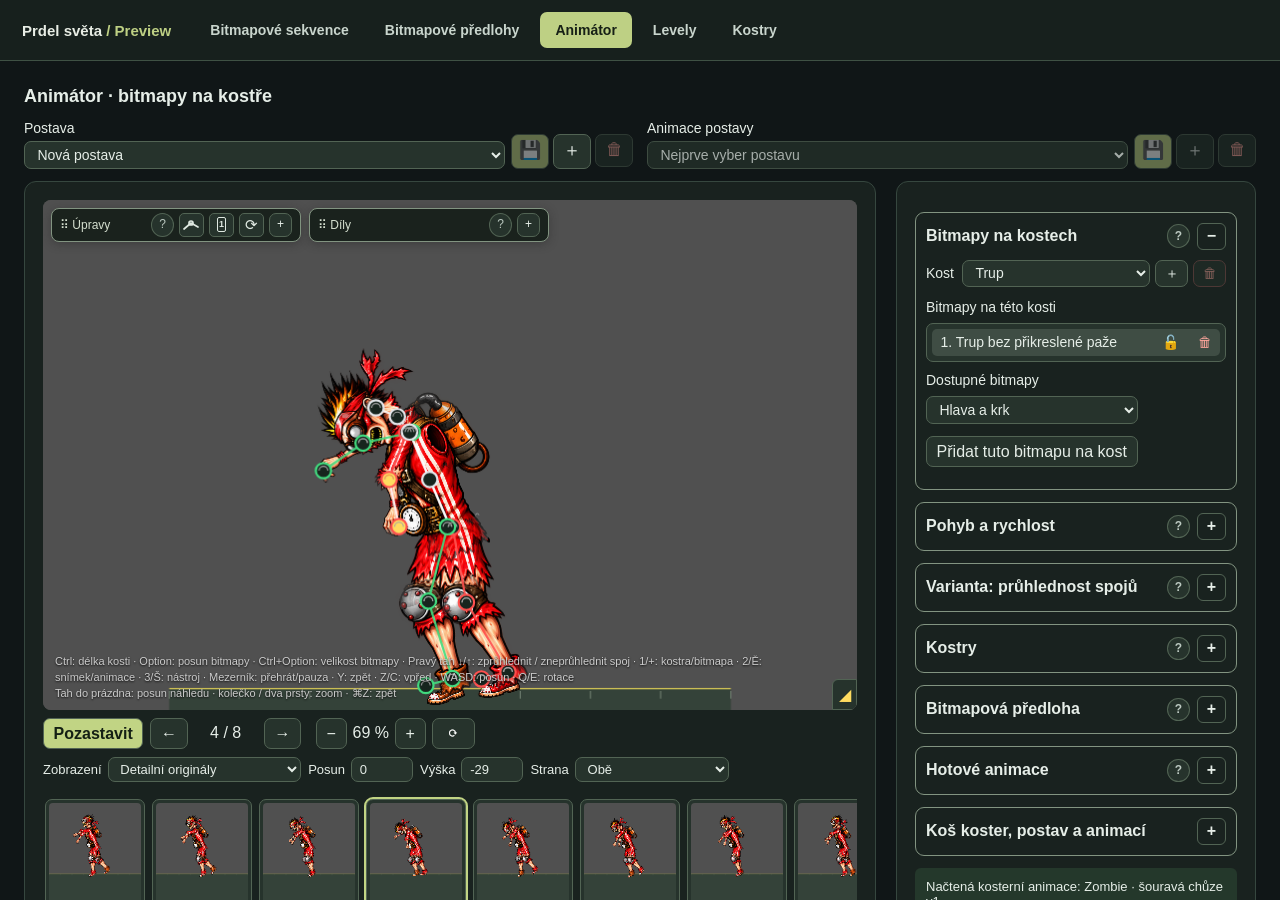
<file: game-plan/tool/characters2.html>
<!doctype html>
<html lang="cs"><head><meta charset="utf-8"><meta name="viewport" content="width=device-width,initial-scale=1">
<title>Animátor · Bitmapy na kostře</title><script src="preview-bridge.js"></script>
<link rel="stylesheet" href="rig-extras.css"><style>
:root{color-scheme:dark;font-family:-apple-system,BlinkMacSystemFont,"Segoe UI",sans-serif;background:#101617;color:#e6eee8}*{box-sizing:border-box}body{margin:0;padding:24px}header{max-width:1180px;margin:0 auto 20px}h1{font-size:27px;margin:7px 0}.eyebrow{color:#c1d484;font-size:12px;letter-spacing:.13em;text-transform:uppercase}p{line-height:1.55;color:#b6c4bc;margin:9px 0}main{max-width:1180px;margin:auto;display:grid;grid-template-columns:minmax(340px,1.4fr) minmax(280px,1fr);gap:20px}.panel{background:#19221f;border:1px solid #36473f;border-radius:12px;padding:18px}h2{font-size:16px;margin:0 0 14px}button,input,select{font:inherit}button,select,input[type=text],input[type=number]{border:1px solid #526454;border-radius:7px;padding:9px 11px;background:#26332c;color:#e6eee8}button{cursor:pointer}button:hover{border-color:#c1d484}button:disabled{opacity:.45;cursor:default}button.primary{background:#c1d484;color:#142014;font-weight:700}button[aria-pressed=true]{outline:2px solid #c1d484}button:focus-visible,input:focus-visible,select:focus-visible{outline:2px solid #ffe357;outline-offset:2px}.row{display:flex;align-items:center;gap:8px;flex-wrap:wrap;margin:12px 0}label{font-size:14px}.stack{display:grid;gap:8px;margin:14px 0}.stack select,.stack input{width:100%}input[type=checkbox]{accent-color:#c1d484}.stage-wrap{background:#505050;border-radius:8px;overflow:hidden}#stage{display:block;width:100%;height:auto;max-height:560px;aspect-ratio:512/560;object-fit:contain;touch-action:none}#frames{display:grid;grid-template-columns:repeat(4,1fr);gap:7px;margin-top:14px}#frames button{padding:3px;font-size:12px}#frames canvas{display:block;width:100%;height:auto;background:#505050;border-radius:4px}.small{font-size:12px}#frameLabel{font-variant-numeric:tabular-nums;min-width:120px}#status{padding:11px;border-radius:6px;background:#24382b;font-size:13px}#status.error{background:#4d2525}.hint{background:#141c18;border-left:3px solid #8d9e6e;padding:10px;font-size:13px}a{color:#d0df98}#mini{width:96px;height:105px;background:#505050;image-rendering:auto}.legend{display:flex;gap:16px;font-size:12px;margin-top:10px}.near{color:#ff7771}.far{color:#68e296}details{margin-top:18px}summary{cursor:pointer}#parts{display:grid;grid-template-columns:repeat(4,1fr);gap:8px;margin-top:10px}#parts figure{margin:0;background:#505050;border-radius:7px;padding:7px;min-width:0}#parts img{width:100%;height:85px;object-fit:contain}#parts figcaption{font-size:10px;line-height:1.3}#parts a{display:block}.span{grid-column:1/-1}#fps{width:72px}.compact-row{gap:10px}.compact-row label{display:flex;align-items:center;gap:6px;font-size:13px}.compact-row input{width:62px}.compact-row select{max-width:180px}#renderMode{max-width:200px}@media(max-width:750px){body{padding:12px}main{grid-template-columns:1fr}.span{grid-column:auto}#parts{grid-template-columns:repeat(3,1fr)}}
/* Keep the canvas box at its intrinsic ratio so mouse coordinates match pixels. */
#stage{max-width:512px;max-height:none;margin:auto;object-fit:fill}
.stage-wrap{position:relative}.stage-help{position:absolute;left:12px;right:12px;bottom:8px;color:#ccc;font-size:11px;line-height:1.45;pointer-events:none;text-shadow:0 1px 2px #111}.stage-help span{display:block}
.edit-tools{position:absolute;z-index:2;top:8px;left:8px;width:250px;max-width:calc(100% - 16px);background:rgba(21,30,25,.91);border:1px solid #829481;border-radius:8px;box-shadow:0 2px 10px #2226;font-size:12px;backdrop-filter:blur(5px)}
.edit-tools header{margin:0;display:flex;align-items:center;justify-content:flex-start;padding:4px 8px;cursor:move;touch-action:none;color:#d5dfcf;gap:4px}.edit-tools header button{padding:2px 7px!important;min-height:24px!important;font-size:12px!important}.edit-tools header .tool-title{white-space:nowrap}
.edit-tools .tool-body{padding:2px 8px 8px}.edit-tools label{display:grid;grid-template-columns:62px 1fr;align-items:center;gap:6px;font-size:12px;margin:5px 0}.edit-tools select{width:100%;min-width:0;font-size:12px!important;padding:4px 6px!important;min-height:27px!important;height:27px!important}
.edit-choice{display:grid;grid-template-columns:58px minmax(0,1fr);align-items:center;gap:5px;margin:6px 0}.edit-choice .segments{display:flex;gap:3px}.edit-choice button{flex:1;min-width:0;padding:5px 4px!important;font-size:11px!important;min-height:29px!important;background:#45494a;color:#e7e7e7;border:1px solid #727778;border-radius:5px}.edit-choice button[aria-pressed=true]{background:#ffdc60;color:#201c0c;border-color:#ffe88b;outline:none;font-weight:700}.edit-choice button:focus-visible{outline:2px solid white;outline-offset:2px}#editScope{width:100%;text-align:center}
.edit-tools .tool-actions{display:flex;gap:5px;margin-top:6px}.edit-tools .tool-actions button{font-size:12px!important;padding:4px 6px!important;min-height:26px!important}.edit-tools .scope-note{margin:6px 0 0;color:#bdcbbd;font-size:11px;line-height:1.35}.edit-tools.whole{border-color:#f3be64}.edit-tools.whole .scope-note{color:#ffd184;font-weight:600}.edit-tools [hidden]{display:none!important}
.edit-switches{display:grid;gap:5px;margin-top:8px;padding-top:7px;border-top:1px solid #526454}.edit-tools .edit-switches label{display:flex;grid-template-columns:none;align-items:center;gap:7px;margin:0;line-height:1.3}.edit-switches input{margin:0;flex:0 0 auto}
#frames{display:flex!important;overflow-x:auto;gap:7px}#frames button{flex:0 0 100px}#frames button.has-edit span{color:#ffdd82}
#layerOrder{height:180px!important;width:100%}
#mini{width:192px;height:210px;image-rendering:auto;max-width:100%}
.speed-row{display:grid;grid-template-columns:repeat(3,max-content) minmax(64px,1fr);align-items:end;gap:7px;overflow-x:auto;padding-bottom:4px;margin:9px 0}
.speed-row label{display:grid;gap:5px;font-size:10px;white-space:nowrap;min-width:0}
.speed-row input{min-width:0;margin:0;height:27px!important;font-size:13px!important}
.speed-row input[type=number]{width:76px!important;padding:5px 4px!important;font-variant-numeric:tabular-nums}
.speed-row input[type=range]{width:100%;height:27px}
main>aside{min-width:0}.page-header{margin:0 0 10px}.page-header h1{font-size:18px;line-height:1.3;margin:0;white-space:nowrap;overflow:hidden;text-overflow:ellipsis}
.edit-choice button.ios-switch{display:flex;align-items:center;justify-content:space-between;gap:7px;background:transparent;border:0;padding:2px!important;outline:none;color:#ddd}.ios-switch .track{display:block;position:relative;width:36px;height:22px;border-radius:20px;background:#636366;flex-shrink:0}.ios-switch .track:after{content:'';position:absolute;width:18px;height:18px;top:2px;left:2px;border-radius:50%;background:white;box-shadow:0 1px 3px #0005;transition:transform .15s}.ios-switch[aria-checked=true] .track{background:#34c759}.ios-switch[aria-checked=true] .track:after{transform:translateX(14px)}.ios-switch:focus-visible{outline:2px solid #ffdc60!important}.danger{color:#ffa69c}
.help{position:relative;display:inline-flex;align-items:center;justify-content:center;width:23px;height:23px;min-height:23px!important;padding:0!important;border-radius:50%;font-size:12px;color:#bbc8c0;background:#26332c;vertical-align:middle;cursor:help;overflow:visible}.help .help-text{display:none;position:absolute;left:0;top:calc(100% + 7px);z-index:50;width:300px;max-width:70vw;padding:11px 13px;background:#0b1310;color:#e6eee8;border:1px solid #7c9382;border-radius:8px;box-shadow:0 4px 16px #0008;font:normal 12px/1.5 -apple-system,BlinkMacSystemFont,"Segoe UI",sans-serif;text-align:left;white-space:normal}.help.help-open .help-text{display:block}.help:focus-visible{outline:2px solid #ffdc60}.help-label{display:inline-flex;gap:7px;align-items:center;font-size:12px;color:#b6c4bc}
.help .help-text{top:auto;bottom:calc(100% + 7px);max-height:calc(100vh - 32px);overflow:auto}
@media(max-width:750px){.help .help-text{position:fixed;left:16px;right:16px;bottom:16px;top:auto;width:auto;max-width:none}}

/* Fluid editor and compact, bordered disclosure panels. */
body>header,main,.selection-bar{max-width:none!important}main{grid-template-columns:minmax(0,1fr) 360px;align-items:start}
.selection-bar{display:grid;grid-template-columns:minmax(0,1fr) minmax(0,1fr);gap:14px;align-items:end}.selection-control{display:grid;grid-template-columns:minmax(0,1fr) auto;gap:6px;align-items:end}.selection-control label{display:grid;gap:5px;min-width:0}.selection-control select{width:100%;min-width:0}.icon-actions{display:flex;gap:4px}.icon-button{width:38px;height:38px;min-width:38px;padding:0!important;display:inline-flex;align-items:center;justify-content:center;font-size:18px;line-height:1}.icon-button.danger{font-size:17px}
main>section,main>aside{min-width:0}
#stageWrap{width:100%;max-width:100%;margin:0 auto}
#stage{max-width:none;max-height:none;width:100%;height:auto;aspect-ratio:512/560}
.stage-resize{position:absolute;right:0;bottom:0;z-index:5;width:25px;height:25px;padding:0!important;border-radius:6px 0 0 0;background:#26332c;color:#ffdc60;cursor:ns-resize;touch-action:none}
.stage-help{right:32px}
#frameLabel{min-width:0;width:7ch;text-align:center;white-space:nowrap}
.playback{gap:6px}.zoom-tools{display:inline-flex;align-items:center;gap:6px;margin:0 0 0 8px}.reset-icon{display:block;width:22px;height:22px;object-fit:contain;filter:invert(1)}
details{border:1px solid #829481;border-radius:9px;padding:10px;margin:12px 0;background:#19221f}
summary{list-style:none;display:flex;align-items:center;justify-content:space-between;font-weight:650;gap:12px}
summary::-webkit-details-marker{display:none}summary:after{content:'+';display:inline-flex;align-items:center;justify-content:center;width:27px;height:25px;border:1px solid #526454;border-radius:6px}
details[open]>summary:after{content:'−'}details[open]>summary{margin-bottom:10px}
#partsTools{left:266px;top:8px;width:240px}#partsTools #layerOrder{height:220px!important}#partsTools label.stack{grid-template-columns:1fr}
.row:has(#updateCharacter),.row:has(#updateAnimation),.save-row{flex-wrap:nowrap;gap:5px}.save-row button{white-space:nowrap}
@media(max-width:850px){main{grid-template-columns:minmax(0,1fr)}.selection-bar{grid-template-columns:minmax(0,1fr)}}

summary>.help{margin-left:auto;margin-right:-5px;flex-shrink:0}summary:after{flex-shrink:0}
.edit-tools header{position:relative;gap:5px}
.edit-tools header>.help{position:static;margin-left:auto;margin-right:0;flex-shrink:0}
.header-mode{position:relative;width:25px;height:25px;min-width:25px!important;min-height:25px!important;padding:0!important;display:inline-flex;align-items:center;justify-content:center;background:#26332c;color:#dfe8e1;border:1px solid #526454;border-radius:5px;line-height:1}.header-mode:hover{border-color:#c1d484}.header-mode:focus-visible{outline:2px solid #ffdc60;outline-offset:1px}
.target-icon{display:block;width:18px;height:18px}.target-icon svg{display:none;width:18px;height:18px;fill:none;stroke:currentColor;stroke-width:1.7;stroke-linecap:round;stroke-linejoin:round}.target-icon .icon-bitmap{fill:currentColor;stroke:none}.header-mode[data-mode="skeleton"] .icon-skeleton,.header-mode[data-mode="bitmap"] .icon-bitmap{display:block}.header-mode .scope-icon{position:relative;display:block;width:15px;height:15px;border:1px solid currentColor;border-radius:2px}.header-mode[data-mode="frame"] .scope-icon:after{content:'1';position:absolute;inset:0;display:grid;place-items:center;font:bold 9px/1 sans-serif}.header-mode[data-mode="all"] .scope-icon{transform:translate(2px,-2px)}.header-mode[data-mode="all"] .scope-icon:before{content:'';position:absolute;width:13px;height:13px;left:-5px;top:4px;border:1px solid currentColor;border-radius:2px;background:#26332c;z-index:-1}.header-mode .tool-icon:before{font-size:15px}.header-mode[data-mode="move"] .tool-icon:before{content:'↗'}.header-mode[data-mode="rotate"] .tool-icon:before{content:'⟳'}.header-mode[data-mode="size"] .tool-icon:before{content:'↔'}
.library-choice{display:grid;grid-template-columns:minmax(0,1fr) auto;align-items:end;gap:6px;margin:10px 0}.library-choice label{display:grid;gap:5px;min-width:0}.library-choice select{width:100%;min-width:0}.library-choice .icon-actions{padding-bottom:0}.dirty-star{color:#ff514f;font-weight:900;margin-left:4px}.dirty-star[hidden]{display:none}
summary .help .help-text{left:auto;right:0;top:calc(100% + 8px);bottom:auto}
.edit-tools header .help .help-text{left:0;right:auto;top:calc(100% + 8px);bottom:auto;width:280px;max-width:70vw}
#partsTools header .help .help-text{left:auto;right:0}
@media(max-width:750px){summary .help .help-text,.edit-tools header .help .help-text{position:fixed;left:16px;right:16px;bottom:16px;top:auto;width:auto;max-width:none}}
#fadePanel .row{align-items:end;gap:8px}
#fadePanel label{display:flex;flex-direction:column;gap:4px;font-size:11px;min-width:0}
#fadePanel .fade-primary{display:grid;grid-template-columns:minmax(0,.9fr) minmax(0,1.25fr) minmax(0,1.15fr);gap:6px;align-items:end}
#fadePanel .fade-primary select{width:100%}
#fadePanel .fade-strength-control{display:flex;align-items:center;gap:5px;min-width:0}
#fadePanel .fade-strength-control input[type=range]{width:100%;min-width:42px}
#fadePanel .fade-strength-control output{white-space:nowrap;padding:0}
#fadePanel input[type=number]{width:64px!important;padding:5px 4px!important;font-size:13px!important;height:27px!important;min-height:27px!important}
#fadePanel .fade-geometry{display:grid;grid-template-columns:minmax(0,1.15fr) repeat(3,minmax(0,1fr));gap:5px;align-items:end;margin:9px 0}
#fadePanel .fade-geometry label{display:grid;gap:5px;width:100%;min-width:0;font-size:10px;white-space:nowrap}
#fadePanel .fade-geometry input[type=number],#fadePanel .fade-geometry select{width:100%!important;min-width:0;margin:0;height:27px!important;min-height:27px!important;font-size:13px!important;padding:5px 4px!important}
#fadePanel .fade-primary label{font-size:10px}
#fadePanel .fade-primary select,#fadePanel .row select{height:27px!important;min-height:27px!important;font-size:13px!important;padding:4px 6px!important}
#fadePanel .row label{font-size:10px}
#fadePanel select{width:132px;max-width:100%;font-size:11px;padding:5px 4px}
#fadePanel input[type=range]{width:90px;margin:0}
#fadePanel output{font-size:11px;padding-bottom:5px}
</style></head><body>
<header class="page-header"><h1>Animátor · bitmapy na kostře</h1></header>
<div class="selection-bar" style="max-width:1180px;margin:12px auto">
<div class="selection-control"><label>Postava<select id="gameCharacter"><option value="">Nová postava</option></select></label><div class="icon-actions" aria-label="Akce postavy"><button id="updateCharacter" class="icon-button primary" disabled title="Uložit postavu" aria-label="Uložit postavu">💾</button><button id="saveCharacter" class="icon-button" disabled title="Uložit postavu jako" aria-label="Uložit postavu jako">＋</button><button id="deleteCharacter" class="icon-button danger" disabled title="Smazat postavu" aria-label="Smazat postavu">🗑</button></div></div>
<div class="selection-control"><label>Animace postavy<select id="characterAnimation" disabled><option value="">Žádná přiřazená animace</option></select></label><div class="icon-actions" aria-label="Akce animace postavy"><button id="updateAnimation" class="icon-button primary" disabled title="Uložit animaci" aria-label="Uložit animaci">💾</button><button id="save" class="icon-button" disabled title="Uložit animaci jako" aria-label="Uložit animaci jako">＋</button><button id="deleteAnimation" class="icon-button danger" disabled title="Odebrat animaci z postavy" aria-label="Odebrat animaci z postavy">🗑</button></div></div>
</div>
<main>
<section class="panel" aria-label="Náhled postavy"><div class="stage-wrap" id="stageWrap"><canvas id="stage" width="512" height="560" aria-label="Animovaná bitmapová postava a ovladatelné klouby"></canvas>
<div class="edit-tools" id="editTools" role="group" aria-label="Ovládání úprav">
<header id="toolGrip"><span class="tool-title">⠿ Úpravy</span><button type="button" class="help" aria-label="Nápověda ovládání a rotačního středu" aria-describedby="helpControls">?<span class="help-text" id="helpControls" role="tooltip">Záhlaví: 1 nebo + přepíná Kostru / Bitmapu, 2 nebo Ě přepíná Snímek / Animaci a 3 nebo Š cyklicky volí Posun / Rotaci / Velikost. Bitmapa: podržením X zobrazíš čtyři rohy pro volný warp vybraného dílu; tažením každého rohu měníš jeho tvar. Shift + tah za středový kroužek nebo díl mění rotační střed, obrázek zůstává na místě. Ctrl + tah mění výšku, Option šířku, Ctrl+Option obojí. Kruhový vnější úchyt otáčí, čtvercový mění velikost. Kostra se tím nemění. Rozsah určuje Snímek / Animace. Zpět vrací celý tah. Kostra: Ctrl mění délku, Option posouvá bitmapu. Střed trupu i úchyt mezi rameny respektují Rotaci a Velikost. Posun středu trupu přesouvá celou postavu. Tah do prázdna posouvá pohled. Mezerník: přehrát / pozastavit. Y: předchozí snímek, Z nebo C: další snímek (cyklicky). A/D: posun vlevo/vpravo, W/S: nahoru/dolů, Q/E: rotace. Shift zvětší krok na 10. Šipky na rámečku bitmapy mění jen šířku nebo výšku v osách dílu. Klávesy nepůsobí při psaní do polí.</span></button><button id="headerTarget" class="header-mode" type="button" data-mode="skeleton" aria-label="Upravuji kostru; přepnout na bitmapu" title="Kostra · 1 nebo +"><span class="target-icon" aria-hidden="true"><svg class="icon-skeleton" viewBox="0 0 18 18"><path d="M2 13 L9 7 L16 11"></path><circle cx="9" cy="7" r="2"></circle></svg><svg class="icon-bitmap" viewBox="0 0 18 18"><circle cx="4" cy="4" r="1.2"/><circle cx="9" cy="4" r="1.2"/><circle cx="14" cy="4" r="1.2"/><circle cx="4" cy="9" r="1.2"/><circle cx="9" cy="9" r="1.2"/><circle cx="14" cy="9" r="1.2"/><circle cx="4" cy="14" r="1.2"/><circle cx="9" cy="14" r="1.2"/><circle cx="14" cy="14" r="1.2"/></svg></span></button><button id="headerScope" class="header-mode" type="button" data-mode="frame" aria-label="Úprava platí pro tento snímek; přepnout na animaci" title="Snímek · 2 nebo Ě"><span class="scope-icon" aria-hidden="true"></span></button><button id="headerTool" class="header-mode" type="button" data-mode="rotate" aria-label="Nástroj Rotace; přepnout na další nástroj" title="Rotace · 3 nebo Š"><span class="tool-icon" aria-hidden="true"></span></button><button id="toolCollapse" aria-expanded="false" aria-controls="toolBody" aria-label="Rozbalit ovládání">+</button></header>
<div class="tool-body" id="toolBody" hidden>
<div class="edit-choice"><span id="targetLabel">Upravuji:</span><button class="ios-switch" id="editTarget" role="switch" aria-checked="false" aria-label="Upravuji bitmapu; vypnuto kostru"><span>Kostru</span><span class="track" aria-hidden="true"></span><span>Bitmapu</span></button></div>
<div class="edit-choice"><span>Platí pro:</span><button class="ios-switch" id="editScope" role="switch" value="frame" aria-checked="false" aria-describedby="scopeNote" aria-label="Celá animace; vypnuto snímek"><span>Snímek</span><span class="track" aria-hidden="true"></span><span>Animace</span></button></div>
<div class="edit-choice"><span id="toolLabel">Nástroj:</span><div class="segments" id="editTool" role="group" aria-labelledby="toolLabel"><button id="toolMove" type="button" aria-pressed="false">Posun</button><button id="toolRotate" type="button" aria-pressed="true">Rotace</button><button id="toolSize" type="button" aria-pressed="false">Velikost</button></div></div>
<div class="tool-actions"><button id="undo" disabled title="⌘Z / Ctrl+Z">↶ Zpět</button><button id="redo" disabled title="⌘⇧Z / Ctrl+Shift+Z">↷ Znovu</button><button id="resetFrame" disabled title="Odstranit všechny výjimky tohoto snímku; lze vrátit zpět">Reset snímku</button></div>
<p id="scopeNote" class="scope-note" aria-live="polite"></p>
<div class="edit-switches" aria-label="Přepínače úprav">
<label><input id="travel" type="checkbox"> Pohyb vpřed</label>
<label><input id="smooth" type="checkbox" checked> Plynulé přechody mezi snímky</label>
<label><input id="bones" type="checkbox"> Ukázat barevnou kostru</label>
<label><input id="edit" type="checkbox" checked> Upravit klouby myší</label>
<label><input id="resizeBones" type="checkbox" checked> Povolit změny délky kostí</label>
</div>
</div></div>
<div class="edit-tools" id="partsTools" role="group" aria-label="Seznam dílů"><header id="partsGrip"><span>⠿ Díly</span><button type="button" class="help" aria-label="Nápověda pořadí dílů" aria-describedby="helpLayers">?<span class="help-text" id="helpLayers" role="tooltip">První díl je vzadu, poslední navrchu. Pořadí je společné celé postavě. Průhledné okraje při výběru ignorujeme. Seznam a rámeček ukazují uchopený díl. Reset uchycení respektuje vybraný rozsah.</span></button><button id="partsCollapse" aria-expanded="false" aria-controls="partsBody" aria-label="Rozbalit díly">+</button></header><div class="tool-body" id="partsBody" hidden><label class="stack">Díly zezadu dopředu<select id="layerOrder" size="8"></select></label>
<div class="row"><button id="layerBack">↑ Dozadu</button><button id="layerFront">↓ Dopředu</button><button id="anchorReset" title="Reset uchycení" aria-label="Reset uchycení"><img src="reset-icon.png" alt="" class="reset-icon"></button></div>

</div></div>
<button id="stageResize" class="stage-resize" aria-label="Změnit výšku náhledu" title="Tažením změň výšku náhledu; dvojklik vrátí výchozí velikost">◢</button><div class="stage-help"><span id="gestureHint">Ctrl: délka · Option: posun bitmapy · Ctrl+Option: velikost bitmapy</span><span>Tah do prázdna: posun náhledu · kolečko / dva prsty: zoom · ⌘Z: zpět</span></div></div>
<div class="row playback"><button id="play" class="primary" disabled>Přehrát</button><button id="previous" disabled aria-label="Předchozí snímek">←</button><span id="frameLabel">Načítání…</span><button id="next" disabled aria-label="Následující snímek">→</button><div class="zoom-tools"><button id="zoomOut">−</button><span id="zoomLabel">100 %</span><button id="zoomIn">+</button><button id="zoomReset" title="Reset pohledu" aria-label="Reset pohledu"><img src="reset-icon.png" class="reset-icon" alt=""></button></div></div>
<div class="row compact-row"><label>Zobrazení <select id="renderMode"><option value="detail">Detailní originály</option><option value="game">Herní pixely · 192 × 210 px</option></select></label><label>Posun <input id="bodyX" type="number" min="-200" max="200" step="1" value="0" disabled title="Mínus = doleva, plus = doprava; Option = krok 10"></label><label>Výška <input id="bodyY" type="number" min="-100" max="100" step="1" value="0" disabled title="Jen celá čísla; Option = krok 10"></label><label>Strana <select id="side"><option value="">Obě</option><option value="near">Bližší · červená</option><option value="far">Vzdálenější · zelená</option></select></label></div>
<div id="frames" aria-label="Snímky animace"></div>
<div id="rigFrames"></div>
<p class="small">Žlutá linka = pevná podlaha. ↑/↓ respektuje rozsah v panelu, Shift = 10 jednotek. ● označuje snímek s výjimkou. Reset snímku ruší jeho výjimky, ne společný základ.</p></section>
<aside class="panel"><div id="rigExtras"></div>
<details id="motionSection"><summary><span>Pohyb a rychlost</span><button type="button" class="help" aria-label="Nápověda rychlosti" aria-describedby="helpSpeed">?<span class="help-text" id="helpSpeed" role="tooltip">Stejný násobek řídí krok i posun. Rozptyl se uloží s herní postavou; zkušební odchylka je jen náhled. 0 % = normální rychlost.</span></button></summary>
<div class="speed-row">
<label>Tempo (sn./s)<input id="fps" type="number" min="1" max="30" value="6" disabled></label>
<label>Vpřed (body/s)<input id="moveSpeed" type="number" min="0" max="1000" step="0.1" value="8" disabled></label>
<label>Rozptyl ± (%)<input id="spread" type="number" min="0" max="90" step="1" value="15"></label>
<label>Zkouška (%)<input id="rateDelta" type="range" min="-15" max="15" value="0" step="1" aria-label="Zkušební odchylka rychlosti v procentech"></label>
</div>
<div class="row"><button id="randomRate">Náhodná rychlost</button><span id="rateInfo" class="small"></span></div>

</details>
<details id="fadePanel"><summary><span>Varianta: průhlednost spojů</span><button type="button" class="help" aria-label="Nápověda průhlednosti" aria-describedby="helpFade">?<span class="help-text" id="helpFade" role="tooltip">Vyber bitmapový díl v náhledu nebo v seznamu. Přechod lze nastavit na obou koncích všech dílů, včetně těla a doplňku. Tvar Elipsa zprůhledňuje od středu radiálně k oblouku. Obdélník zprůhledňuje v rovných pruzích od koncového bodu k protější hraně. Náběh a doběh jsou dva jezdce na téže dráze a udávají procenta z hloubky R1. Náběh říká, jak velká část od středu zůstane plná, než přechod vůbec začne. Doběh se měří od druhého konce a říká, odkud už je zprůhlednění naplno; od toho místa dál zůstává, i za hranicí R1, takže konec dílu zmizí úplně. Náběh 15 a doběh 25 tedy znamená plné do 15 %, přechod do 75 % a zbytek na plné síle. Doběh 0 znamená původní chování: plné síly se dosáhne až na samé hranici a za ní je díl zase plný. Jezdce nelze přesunout přes sebe, vždy mezi nimi zůstane aspoň 10 %. Pravé tlačítko + tah na dílu: dolů = průhlednější, nahoru = neprůhlednější. Platí pro snímek / celou animaci podle přepínače. Zpět vrátí celý tah. R1 je hloubka a R2 poloviční šířka v pixelech původní bitmapy; druhý konec se sám nemění. Oba konce nastavuješ nezávisle. Střed masky je uchycený ke konci dílu; rozměry ani úhel tento bod neposouvají. Aktuálně vybraný přechod je oranžový, ostatní šedé. V režimu Bitmapa pravým kliknutím u konce vybereš tento konec; tah mění sílu. Posun a úhel zde mění jen masku, nikoli díl nebo kloub. × u přechodu ho vypne, + u vypnutého konce ho zapne.</span></button></summary>
<span id="fadePart" class="small"></span>
<div class="row fade-primary"><label>Konec <select id="fadeEnd"><option value="start">Uchycení</option><option value="end">Druhý konec</option></select></label>
<label>Směr <select id="fadeDirection"><option value="outward">Ven ke spoji</option><option value="inward">Dovnitř dílu</option></select></label>
<label>Zprůhlednění <span class="fade-strength-control"><input id="fadeStrength" type="range" min="0" max="100" step="1" value="0"><output id="fadeValue">0 %</output></span></label></div>
<div class="row fade-geometry"><label>Tvar <select id="fadeShape"><option value="ellipse">Elipsa</option><option value="rectangle">Obdélník</option></select></label><label>Náběh % <span class="fade-strength-control"><input id="fadeOnset" type="range" min="0" max="90" step="1" value="15"><output id="fadeOnsetValue">15 %</output></span></label><label>Doběh % <span class="fade-strength-control"><input id="fadeOutset" type="range" min="0" max="90" step="1" value="0"><output id="fadeOutsetValue">0 %</output></span></label><label>Hloubka R1 <input id="fadeRadius" type="number" min="1" max="2000" step="1"></label><label>Šířka R2 <input id="fadeRadius2" type="number" min="1" max="2000" step="1"></label></div>
<div class="row"><label>Posun X <input id="fadeX" type="number" min="-2000" max="2000" value="0" style="width:75px"></label><label>Y <input id="fadeY" type="number" min="-2000" max="2000" value="0" style="width:75px"></label><label>Úhel ° <input id="fadeAngle" type="number" min="-180" max="180" value="0" style="width:75px"></label></div>


</details>
<details id="skeletonSection"><summary><span>Kostry</span><button class="help" type="button" aria-label="Nápověda ukládání: Kostry">?<span class="help-text" role="tooltip">Zde jsou stejné celé kosterní animace jako v editoru Koster, ne jednotlivé snímkové pózy. Výběr zahodí aktuální pohyb, ponechá bitmapovou předlohu a odpojí animaci postavy. Červená hvězdička za názvem pole znamená změnu, kterou je třeba uložit. Disketa přepíše vybranou kosterní animaci se zálohou, plus ji uloží jako novou a koš ji odebere.</span></button></summary><div class="library-choice"><label><span>Vybraná kosterní animace<span id="skeletonDirtyStar" class="dirty-star" hidden aria-label="Změněno">*</span></span><select id="skeletonSelect"></select></label><div class="icon-actions" aria-label="Akce kostry"><button id="updateSkeleton" class="icon-button primary" title="Uložit kosterní animaci" aria-label="Uložit kosterní animaci">💾</button><button id="saveSkeleton" class="icon-button" title="Uložit kosterní animaci jako" aria-label="Uložit kosterní animaci jako">＋</button><button id="deleteSkeleton" class="icon-button danger" title="Smazat kosterní animaci" aria-label="Smazat kosterní animaci">🗑</button></div></div><p class="small" id="skeletonCount"></p><a href="poses.html">Otevřít editor koster</a></details>
<details id="characterSection"><summary><span>Bitmapová předloha</span><button class="help" type="button" aria-label="Nápověda: Bitmapová předloha">?<span class="help-text" role="tooltip">Bitmapová předloha je vzhled postavy: zdrojové díly, jejich pořadí, ukotvení, měřítko a přechody průhlednosti. Změny uložíš horní disketou vybrané herní postavy.</span></button></summary>
<label class="stack">Vybraná bitmapová předloha<select id="skinSelect" disabled></select></label><p class="small">Změny bitmapové předlohy uložíš horní disketou postavy.</p></details>
<details id="animationSection"><summary><span>Hotové animace</span><button class="help" type="button" aria-label="Nápověda: Hotové animace">?<span class="help-text" role="tooltip">Samostatná knihovna kombinací kosterní animace a bitmapové předlohy, které nejsou vlastněné žádnou postavou. Hvězdička znamená neuložené změny. Při první úpravě se animace postavy bezpečně odpojí: upravenou verzi musíš uložit jako novou a starou můžeš potom samostatně smazat. Disketa přepíše vybranou hotovou animaci, plus vytvoří novou a koš ji odebere.</span></button></summary>
<div class="library-choice"><label><span>Hotová animace<span id="animationDirtyStar" class="dirty-star" hidden aria-label="Změněno">*</span></span><select id="clip" disabled></select></label><div class="icon-actions" aria-label="Akce hotové animace"><button id="updateFinishedAnimation" class="icon-button primary" title="Uložit hotovou animaci" aria-label="Uložit hotovou animaci">💾</button><button id="saveFinishedAnimation" class="icon-button" title="Uložit hotovou animaci jako" aria-label="Uložit hotovou animaci jako">＋</button><button id="deleteFinishedAnimation" class="icon-button danger" title="Smazat hotovou animaci" aria-label="Smazat hotovou animaci">🗑</button></div></div><p id="animationName" class="small"></p>
<button id="assignAnimation" disabled title="Přiřadit aktuální pohyb k vybrané postavě">↳ Přiřadit k postavě</button></details>
<details><summary>Koš koster, postav a animací</summary><label class="stack">Smazaná položka nebo starší verze<select id="trash"></select></label><button id="restoreDeleted">Obnovit z koše</button><p class="small">Po každém přepsání animace se sem uloží předchozí verze s datem a časem. Při její obnově se současná verze nejdřív vrátí do Koše. Zdrojové bitmapy ani kopie animace v uložených postavách se nemažou.</p></details>
<div id="status" role="status">Načítám díly a knihovnu…</div>
<div class="row"><canvas id="mini" width="192" height="210" aria-label="Kontrolní náhled 192 × 210 pixelů"></canvas><p class="small">192 × 210 px<br>Dvojnásobek původního náhledu.<br>Podle vybraného režimu.</p></div>
<div class="legend"><span class="near" id="nearLegend">Bližší díly</span><span class="far" id="farLegend">Vzdálenější díly</span></div>
</aside>
<details class="panel span"><summary>Podklady a export</summary><p>Detail používá původní bitmapy. Herní režim používá skutečné zmenšené díly s profilem enemy-production-v1: jas +30, kontrast 1,4, Ztmavit 100 %, obrys 0,45 a černota 0,25. Kostra, velikost postavy a uchycení jsou společné. PNG se exportuje ve zvoleném režimu. U kloubů mohou být při velkém ohybu vidět spoje.</p>
<div class="row"><button id="exportFrame" disabled>Stáhnout aktuální PNG</button><button id="exportSheet" disabled>Stáhnout list snímků</button><button id="exportRig" disabled>Stáhnout data pohybu a napojení</button><a href="../graphics/bitmapove-predlohy/bezec-zombie-v1/README.md">Popis pokusu a zadání</a></div>
<p class="small">PNG export je průhledný, bez kostry, ovládacích bodů a čáry země. Data obsahují konkrétní snímky a odkazy na bitmapové díly.</p>
<details><summary>Obnovit rozpracovanou postavu ze stažených dat</summary><label class="stack">Záloha JSON<input id="importDraft" type="file" accept=".json,application/json"></label><p class="small">Pro záchranu změn ze staré karty použij nejdřív „Stáhnout data pohybu a napojení“, potom zde soubor načti. Nic se nepřepíše, dokud nestiskneš Uložit.</p></details>
<details><summary>Ukázat aktivní bitmapové díly</summary><div id="parts"></div></details>
</details></main><script src="animation-store.js"></script><script src="pose-rig.js"></script><script src="rig-extensions.js"></script><script src="rig-extras-panel.js"></script><script src="cutout-rig.js"></script><script src="cutout-editor.js"></script><script src="motion-preview.js"></script><script src="editor-view.js"></script><script src="characters2.js"></script></body></html>
</file>
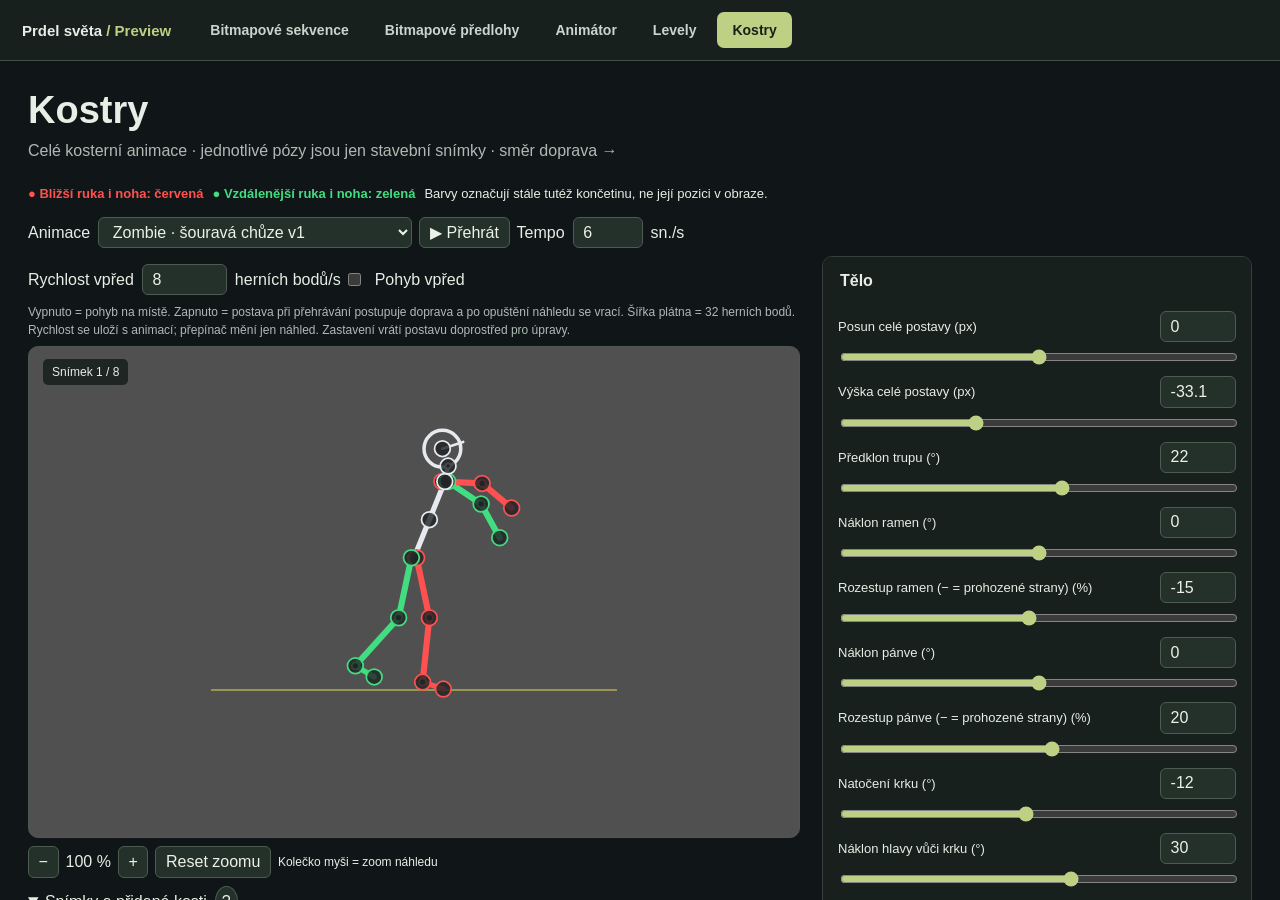
<file: game-plan/tool/poses.html>
<!doctype html>
<html lang="cs"><head><meta charset="utf-8"><meta name="viewport" content="width=device-width,initial-scale=1"><title>Kostry · Prdel světa</title><script src="preview-bridge.js"></script>
<link rel="stylesheet" href="rig-extras.css"><style>
:root{color-scheme:dark;font-family:-apple-system,BlinkMacSystemFont,"Segoe UI",sans-serif;background:#101617;color:#e8ede5}*{box-sizing:border-box}body{margin:0}main{max-width:1450px;margin:auto;padding:28px}header{display:flex;align-items:center;justify-content:space-between;gap:16px;flex-wrap:wrap}h1{font-size:38px;margin:0 0 6px}h2{font-size:19px}p{color:#aebbb4;line-height:1.5;margin:7px 0}button,select,input{font:inherit}button,select,a.nav,input[type=text],input[type=number]{background:#24312b;color:#edf2e8;border:1px solid #4c5c50;border-radius:6px;padding:8px 11px;min-height:38px}button,a.nav{cursor:pointer;text-decoration:none}button:hover,a.nav:hover{border-color:#d6e59b}button:disabled{opacity:.4;cursor:default}button.primary{background:#bed084;color:#172016;font-weight:700}button[aria-pressed=true]{border-color:#ffeb55;background:#39442a}.toolbar,.actions,.legend{display:flex;gap:9px;flex-wrap:wrap;align-items:center;margin:16px 0}.toolbar label{display:flex;gap:8px;align-items:center}.legend{font-size:13px}.near{color:#ff514f}.far{color:#42dd80}.layout{display:grid;grid-template-columns:minmax(0,1fr) 430px;gap:22px;align-items:start}.preview{background:#505050;border:1px solid #4d5852;border-radius:10px;overflow:hidden;position:relative}.preview svg{display:block;width:100%;height:auto;max-height:490px}.preview-label{position:absolute;top:12px;left:14px;font-size:12px;background:#17201ddd;padding:6px 9px;border-radius:5px;pointer-events:none}.frames{display:grid;grid-template-columns:repeat(8,minmax(0,1fr));gap:5px;margin-top:12px}.frames button{padding:0;overflow:hidden;background:#505050}.frames svg{display:block;width:100%;height:auto}.frames span{display:block;padding:3px;font-size:12px}.controls{max-height:760px;overflow:auto;background:#17201d;padding:15px;border:1px solid #34403e;border-radius:10px}fieldset{border:0;border-bottom:1px solid #34403e;padding:4px 0 14px;margin:0 0 15px}legend{font-weight:700;margin-bottom:8px}.control-row{display:grid;grid-template-columns:1fr 76px;gap:5px 9px;margin:9px 0}.control-row label{font-size:13px;align-self:center}.control-row input[type=range]{grid-column:1/-1;width:100%;accent-color:#bed084}.control-row input[type=number]{width:76px;padding:5px;font-variant-numeric:tabular-nums}.saved{display:grid;grid-template-columns:repeat(auto-fill,minmax(125px,1fr));gap:10px}.pose-card{padding:0;overflow:hidden;text-align:left;min-width:0}.pose-card svg{display:block;width:100%;height:auto;background:#505050}.pose-card span{display:block;font-size:12px;padding:8px;overflow-wrap:anywhere}.status{min-height:24px;color:#bed084;font-size:13px}.status.error{color:#ffab9b}.hint{font-size:12px}#poseName{width:220px;max-width:100%}#clipName{width:260px;max-width:100%}.list-head{display:flex;justify-content:space-between;align-items:center;gap:15px;flex-wrap:wrap;margin-top:24px}.dirty{color:#ffe070}.frame-line{display:flex;align-items:center;gap:8px;flex-wrap:wrap;margin:12px 0}nav{display:flex;gap:8px}@media(max-width:980px){.layout{grid-template-columns:1fr}.controls{max-height:none}.preview svg{max-height:450px}}@media(max-width:600px){main{padding:18px 12px}.frames{grid-template-columns:repeat(4,1fr)}.toolbar label{width:100%}.toolbar select{max-width:80%}}
.pose-handle{cursor:grab;pointer-events:all}.pose-handle:hover{stroke:#ffeb55;stroke-width:3}#stage{touch-action:none;user-select:none}#stage:active .pose-handle{cursor:grabbing}
</style></head><body><main>
<header><div><h1>Kostry</h1><p>Celé kosterní animace · jednotlivé pózy jsou jen stavební snímky · směr doprava →</p></div><nav><a class="nav" href="gallery.html">Postavy</a><a class="nav" href="levels.html">Levely</a></nav></header>
<div class="legend"><strong class="near">● Bližší ruka i noha: červená</strong><strong class="far">● Vzdálenější ruka i noha: zelená</strong><span>Barvy označují stále tutéž končetinu, ne její pozici v obraze.</span></div>
<div class="toolbar"><label>Animace <select id="clip" aria-label="Výběr animace"></select></label><button id="play">▶ Přehrát</button><label>Tempo <input id="fps" type="number" min="1" max="30" value="8" style="width:70px"> sn./s</label><span id="dirty" class="dirty"></span></div>
<div class="layout"><section>
<div class="toolbar"><label>Rychlost vpřed <input id="moveSpeed" type="number" min="0" max="1000" step="0.1" value="8" style="width:85px"> herních bodů/s</label><label><input id="travel" type="checkbox"> Pohyb vpřed</label></div>
<p class="hint">Vypnuto = pohyb na místě. Zapnuto = postava při přehrávání postupuje doprava a po opuštění náhledu se vrací. Šířka plátna = 32 herních bodů. Rychlost se uloží s animací; přepínač mění jen náhled. Zastavení vrátí postavu doprostřed pro úpravy.</p>
<div class="preview"><div id="stage"></div><span class="preview-label" id="frameLabel"></span></div>
<div class="zoom-tools"><button id="zoomOut">−</button><span id="zoomLabel">100 %</span><button id="zoomIn">+</button><button id="zoomReset">Reset zoomu</button><span class="hint">Kolečko myši = zoom náhledu</span></div>
<div id="rigExtras"></div><div id="frames" class="frames" aria-label="Jednotlivé snímky animace"></div>
<div class="frame-line"><button id="previous" title="Předchozí snímek, cyklicky">← Snímek</button><button id="next" title="Další snímek, cyklicky">Snímek →</button><button id="up" title="Celá postava nahoru; Shift o 10 px">↑ Postava</button><button id="down" title="Celá postava dolů; Shift o 10 px">↓ Postava</button></div>
<div class="actions"><button id="swapLeft" title="Prohodit s předchozím, i první s posledním">Prohodit ←</button><button id="swapRight" title="Prohodit s dalším, i poslední s prvním">Prohodit →</button><button id="restore">Vrátit snímek</button><button id="undo">Zpět</button></div>
<label>Úchyty myši <select id="dragSide"><option value="">Obě strany</option><option value="near">Jen červená</option><option value="far">Jen zelená</option></select></label>
<p class="hint">Bílé úchyty ramen a pánve můžeš přetáhnout i přes střed: červený a zelený konec si vymění levou/pravou polohu, spolu s končetinami. Střed zůstává pevný. Rozestup vpravo: +100 % původní strany → 0 % u sebe → −100 % prohozené strany. Náklon zůstává samostatně omezený na ±20°.</p>
<p class="hint">Táhni za kloub: směr se mění v tomto snímku, natažení příslušné kosti ve všech snímcích animace. Ctrl + tah za konec ramen nebo pánve posouvá pouze tento konec. Barvy označují stále stejnou stranu. Jeden tah vrátíš tlačítkem Zpět.</p>
<div class="actions"><input id="poseName" type="text" maxlength="100" placeholder="Název nové kostry" aria-label="Název nové kostry"><button class="primary" id="savePose">Uložit snímek jako novou kosteru</button></div>
<div class="actions"><button class="primary" id="updateClip">Uložit změny do vybrané animace</button><button id="deleteClip">Smazat vybranou animaci…</button></div>
<p class="hint">Přepíše pouze animaci vybranou nahoře, pod stejným názvem. Předchozí stav se zazálohuje. Pro samostatnou alternativu použij následující tlačítko.</p>
<div class="actions"><input id="clipName" type="text" maxlength="100" placeholder="Název nové varianty animace" aria-label="Název nové varianty animace"><button id="saveClip">Uložit celou animaci jako novou</button></div>
<div class="actions"><button id="exportFrame">Stáhnout kosteru SVG</button><button id="exportSheet">Stáhnout tabuli koster SVG</button></div>
<div id="status" class="status" role="status">Načítám knihovnu…</div>
</section><section id="controls" class="controls" aria-label="Ovládání kloubů"></section></div>
<div class="list-head"><h2>Knihovna jednotlivých koster</h2><label>Hledat <input id="search" type="text" placeholder="Chůze, sprint, vlastní…"></label></div>
<p>Kliknutím na uloženou kosteru ji vložíš do právě vybraného snímku. Uložení vždy vytvoří nový záznam; původní kostry se nepřepisují.</p>
<div id="library" class="saved"></div>
<details><summary>Koš koster a animací</summary><div class="actions"><select id="trash" aria-label="Smazané kostry a animace"></select><button id="restoreDeleted">Obnovit z koše</button></div><p>Smazání pouze přesune položku do koše. Kopie vložené do jiných animací nebo postav zůstávají.</p></details>
</main><script src="pose-rig.js"></script><script src="rig-extensions.js"></script><script src="cutout-rig.js"></script><script src="rig-extras-panel.js"></script><script src="motion-preview.js"></script><script src="editor-view.js"></script><script src="poses.js"></script></body></html>
</file>
<file: game-plan/tool/rig-extras.css>
/* The host is only a mount point: its sections belong to the page's own section list. */
#rigExtras{display:contents}
.rig-extras-section>summary{cursor:pointer}
.rig-extras-section label{font-size:14px;display:flex;align-items:center;justify-content:space-between;gap:8px;margin:7px 0;flex-wrap:wrap}
.rig-extras-section select{max-width:100%;min-width:150px}
.rig-extras-section input[type=number]{width:85px}
.rig-extras-section p{font-size:12px;line-height:1.5}
.rig-extras-section button:not(.help){margin:4px 3px 4px 0}
.rig-extras-section .list-title{margin:10px 0 5px;font-size:14px;color:inherit}
.rig-extras-section .inline-actions{display:flex;align-items:center;gap:5px;flex:1 1 auto;min-width:0}
.rig-extras-section .inline-actions select{flex:1 1 auto;width:100%;min-width:0}
.rig-extras-section .inline-actions button{margin:0;flex:0 0 auto;padding:7px 9px;line-height:1}
.rig-extras-section .bitmap-list{list-style:none;margin:0 0 10px;padding:5px;border:1px solid #526454;border-radius:7px;background:#26332c;max-height:220px;overflow:auto}
.rig-extras-section .bitmap-list li{display:flex;align-items:center;gap:4px;border-radius:5px}
.rig-extras-section .bitmap-list li.selected{background:#3f4d44}
.rig-extras-section .bitmap-list li.off .name{opacity:.55}
.rig-extras-section .bitmap-list li.empty{justify-content:center;padding:10px;font-size:13px;color:#aebbb4}
.rig-extras-section .bitmap-list .name{flex:1 1 auto;min-width:0;margin:0;padding:5px 7px;border:0;border-radius:5px;background:none;font-size:14px;text-align:left;white-space:nowrap;overflow:hidden;text-overflow:ellipsis}
.rig-extras-section .bitmap-list .name:hover{border:0;background:#33413a}
.rig-extras-section .bitmap-list .row-actions{display:flex;gap:2px;flex:0 0 auto}
.rig-extras-section .bitmap-list button.icon{margin:0;padding:4px 6px;border:0;background:none;font-size:14px;line-height:1}
.rig-extras-section .bitmap-list button.icon:hover{border:0;background:#33413a}
.rig-extras-section .bitmap-list button.icon[aria-pressed]{outline:none;background:none}
.rig-extras-section .bitmap-list button.icon[aria-pressed]:hover{background:#33413a}
.rig-extras-section button.danger{border-color:#8d5350}
.rig-extras-section button.danger:hover:not(:disabled){border-color:#e07a72}
/* Fallback only: a page that styles .help itself wins, being loaded after this file. */
.help{position:relative;display:inline-flex;align-items:center;justify-content:center;width:23px;height:23px;min-height:23px;padding:0;margin-left:8px;border-radius:50%;flex-shrink:0}
.help .help-text{display:none;position:absolute;right:0;top:calc(100% + 7px);z-index:50;width:300px;max-width:70vw;padding:11px 13px;background:#0b1310;color:#e6eee8;border:1px solid #4c5c50;border-radius:8px;font-size:12px;line-height:1.5;font-weight:400;text-align:left;white-space:normal}
.help.help-open .help-text{display:block}
.reference{margin:18px 0;padding:16px;background:#505050;border-radius:8px}.reference img{display:block;width:100%;max-height:540px;object-fit:contain}.reference figcaption{margin-top:12px}.upload{margin-top:24px;padding-top:12px;border-top:1px solid #58705d}.upload label{display:block;margin:12px 0}.upload input,.upload select,.upload button{margin-left:8px;padding:7px}
</file>
